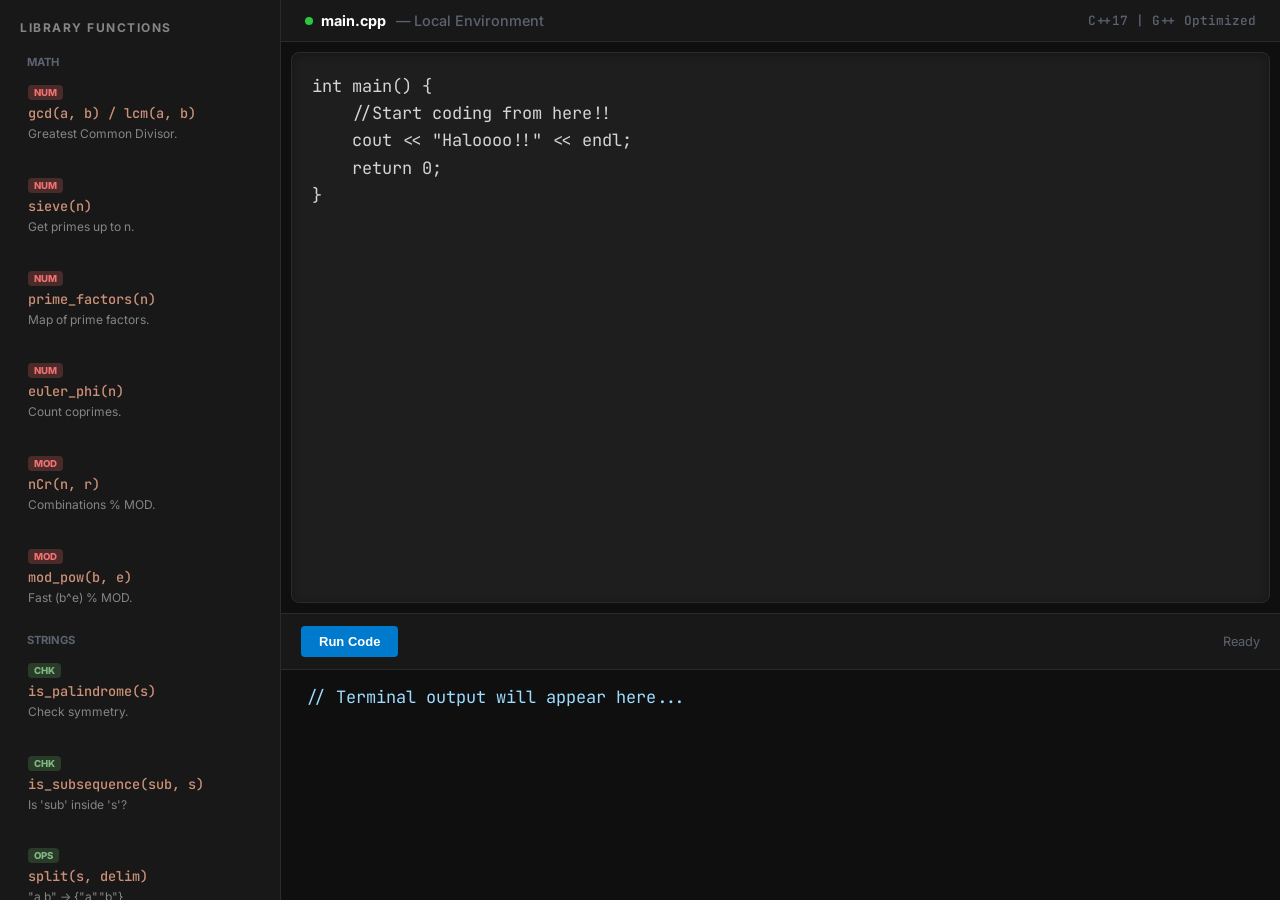
<file: templates/index.html>
<!DOCTYPE html>
<html lang="en">
<head>
    <meta charset="UTF-8">
    <title>C++ Web Compiler</title>
    <link rel="stylesheet" href="../static/style.css">
    <link href="https://fonts.googleapis.com/css2?family=Inter:wght@400;600&family=JetBrains+Mono:wght@400;500&display=swap" rel="stylesheet">
</head>
<body>

    <div class="sidebar">
        <h3>Library Functions</h3>
        <div class="sidebar-scroll">
            
            <div style="margin-top: 10px; padding-left: 12px; font-size: 0.7rem; color: #5c6370; font-weight: bold;">MATH</div>
            
            <div class="func-item">
                <span class="tag math">NUM</span>
                <div class="func-name">gcd(a, b) / lcm(a, b)</div>
                <div class="func-desc">Greatest Common Divisor.</div>
            </div>
            <div class="func-item">
                <span class="tag math">NUM</span>
                <div class="func-name">sieve(n)</div>
                <div class="func-desc">Get primes up to n.</div>
            </div>
            <div class="func-item">
                <span class="tag math">NUM</span>
                <div class="func-name">prime_factors(n)</div>
                <div class="func-desc">Map of prime factors.</div>
            </div>
            <div class="func-item">
                <span class="tag math">NUM</span>
                <div class="func-name">euler_phi(n)</div>
                <div class="func-desc">Count coprimes.</div>
            </div>
            <div class="func-item">
                <span class="tag math">MOD</span>
                <div class="func-name">nCr(n, r)</div>
                <div class="func-desc">Combinations % MOD.</div>
            </div>
            <div class="func-item">
                <span class="tag math">MOD</span>
                <div class="func-name">mod_pow(b, e)</div>
                <div class="func-desc">Fast (b^e) % MOD.</div>
            </div>

            <div style="margin-top: 15px; padding-left: 12px; font-size: 0.7rem; color: #5c6370; font-weight: bold;">STRINGS</div>

            <div class="func-item">
                <span class="tag str">CHK</span>
                <div class="func-name">is_palindrome(s)</div>
                <div class="func-desc">Check symmetry.</div>
            </div>
            <div class="func-item">
                <span class="tag str">CHK</span>
                <div class="func-name">is_subsequence(sub, s)</div>
                <div class="func-desc">Is 'sub' inside 's'?</div>
            </div>
            <div class="func-item">
                <span class="tag str">OPS</span>
                <div class="func-name">split(s, delim)</div>
                <div class="func-desc">"a,b" &rarr; {"a","b"}</div>
            </div>
            <div class="func-item">
                <span class="tag str">OPS</span>
                <div class="func-name">join(vec, delim)</div>
                <div class="func-desc">{"a","b"} &rarr; "a,b"</div>
            </div>
            <div class="func-item">
                <span class="tag str">OPS</span>
                <div class="func-name">repeat(s, n)</div>
                <div class="func-desc">"ab" * 2 &rarr; "abab"</div>
            </div>
            <div class="func-item">
                <span class="tag str">OPS</span>
                <div class="func-name">to_upper(s)</div>
                <div class="func-desc">Convert to uppercase.</div>
            </div>

            <div style="margin-top: 15px; padding-left: 12px; font-size: 0.7rem; color: #5c6370; font-weight: bold;">GRAPHS & DATA</div>

            <div class="func-item">
                <span class="tag graph">PATH</span>
                <div class="func-name">dijkstra(start, n, adj)</div>
                <div class="func-desc">Shortest path vector.</div>
            </div>
            <div class="func-item">
                <span class="tag graph">SET</span>
                <div class="func-name">DSU</div>
                <div class="func-desc">Union-Find structure.</div>
            </div>
            <div class="func-item">
                <span class="tag graph">UTIL</span>
                <div class="func-name">@INF</div>
                <div class="func-desc">1e18 (Long Long Max).</div>
            </div>
            
            <div style="height: 20px;"></div>
        </div>
    </div>

    <div class="main-content">
        <div class="page-header">
            <div style="display: flex; align-items: center;">
                <span class="status-dot"></span> 
                <strong>main.cpp</strong> 
                <span style="margin-left: 10px; color: #5c6370;">— Local Environment</span>
            </div>
            <div style="font-size: 0.8rem; color: #5c6370; font-family: 'JetBrains Mono';">
                C++17 | G++ Optimized
            </div>
        </div>

        <div class="editor-container">
            <textarea id="codeArea" spellcheck="false" placeholder="// Start coding here...">
int main() {
    //Start coding from here!!
    cout << "Haloooo!!" << endl;
    return 0;
}</textarea>
        </div>
        
        <div class="controls">
            <button id="runBtn" onclick="runCode()">Run Code </button>
            <div style="margin-left: auto; font-size: 0.8rem; color: #5c6370;">Ready</div>
        </div>
        
        <div class="output-box" id="output">// Terminal output will appear here...</div>
    </div>

    <script src="../static/script.js"></script>
</body>
</html>
</file>
<file: static/style.css>
:root {
    --bg-dark: #0f0f0f;
    --bg-sidebar: #181818;
    --bg-editor: #1e1e1e;
    --border-color: #2b2b2b;
    --accent-blue: #007acc;
    --text-main: #cccccc;
    --text-dim: #858585;
}

body {
    font-family: 'Inter', 'Segoe UI', sans-serif;
    background-color: var(--bg-dark);
    color: var(--text-main);
    display: flex;
    height: 100vh;
    margin: 0;
    overflow: hidden;
}

/* SIDEBAR =*/
.sidebar {
    width: 280px;
    background-color: var(--bg-sidebar);
    padding: 0;
    border-right: 1px solid var(--border-color);
    display: flex;
    flex-direction: column;
}

.sidebar h3 {
    color: var(--text-dim);
    font-size: 0.75rem;
    text-transform: uppercase;
    letter-spacing: 1.5px;
    margin: 20px 20px 10px 20px;
    font-weight: 700;
}

.sidebar-scroll {
    overflow-y: auto;
    padding: 0 15px 20px 15px;
}

.func-item {
    margin-bottom: 8px;
    padding: 10px 12px;
    background-color: transparent;
    border: 1px solid transparent;
    border-radius: 6px;
    transition: all 0.2s ease;
}

.func-item:hover {
    background-color: #252525;
    border: 1px solid var(--border-color);
}

.func-name {
    color: #ce9178; /* Code String Color */
    font-family: 'JetBrains Mono', 'Fira Code', monospace;
    font-weight: 500;
    font-size: 0.85rem;
}

.func-desc {
    font-size: 0.75rem;
    color: var(--text-dim);
    margin-top: 4px;
    line-height: 1.4;
}

.tag {
    font-size: 0.6rem;
    font-weight: 800;
    padding: 2px 6px;
    border-radius: 4px;
    margin-bottom: 4px;
    display: inline-block;
}

.tag.math { background: #4b2a2a; color: #f07171; }
.tag.str { background: #2a3b2a; color: #81b881; }
.tag.graph { background: #2a3a4b; color: #71b1f0; }

/* MAIN AREA */
.main-content {
    flex-grow: 1;
    display: flex;
    flex-direction: column;
    background-color: var(--bg-dark);
}

.page-header {
    background-color: var(--bg-sidebar);
    color: #fff;
    padding: 12px 24px;
    font-size: 0.9rem;
    font-weight: 500;
    border-bottom: 1px solid var(--border-color);
    display: flex;
    justify-content: space-between;
    align-items: center;
}

.status-dot {
    height: 8px;
    width: 8px;
    background-color: #28c941;
    border-radius: 50%;
    display: inline-block;
    margin-right: 8px;
}

/* EDITOR AREA */
.editor-container {
    flex-grow: 1;
    display: flex;
    padding: 10px;
}

textarea {
    flex-grow: 1;
    background-color: var(--bg-editor);
    color: #d4d4d4;
    border: 1px solid var(--border-color);
    border-radius: 8px;
    padding: 20px;
    font-size: 17px;
    font-family: 'JetBrains Mono', 'Consolas', monospace;
    resize: none;
    outline: none;
    line-height: 1.6;
    box-shadow: inset 0 2px 10px rgba(0,0,0,0.3);
}

textarea:focus {
    border-color: var(--accent-blue);
}

/* CONTROLS & OUTPUT */
.controls {
    padding: 12px 20px;
    background-color: var(--bg-sidebar);
    border-top: 1px solid var(--border-color);
    display: flex;
    align-items: center;
}

button {
    padding: 8px 18px;
    background-color: var(--accent-blue);
    color: white;
    border: none;
    cursor: pointer;
    font-size: 13px;
    font-weight: 600;
    border-radius: 4px;
    transition: filter 0.2s;
}

button:hover {
    filter: brightness(1.2);
}

.output-box {
    background-color: var(--bg-dark);
    border-top: 1px solid var(--border-color);
    padding: 15px 25px;
    height: 200px;
    overflow-y: auto;
    font-family: 'JetBrains Mono', monospace;
    font-size: 17px;
    color: #9cdcfe;
    line-height: 1.5;
}
</file>
